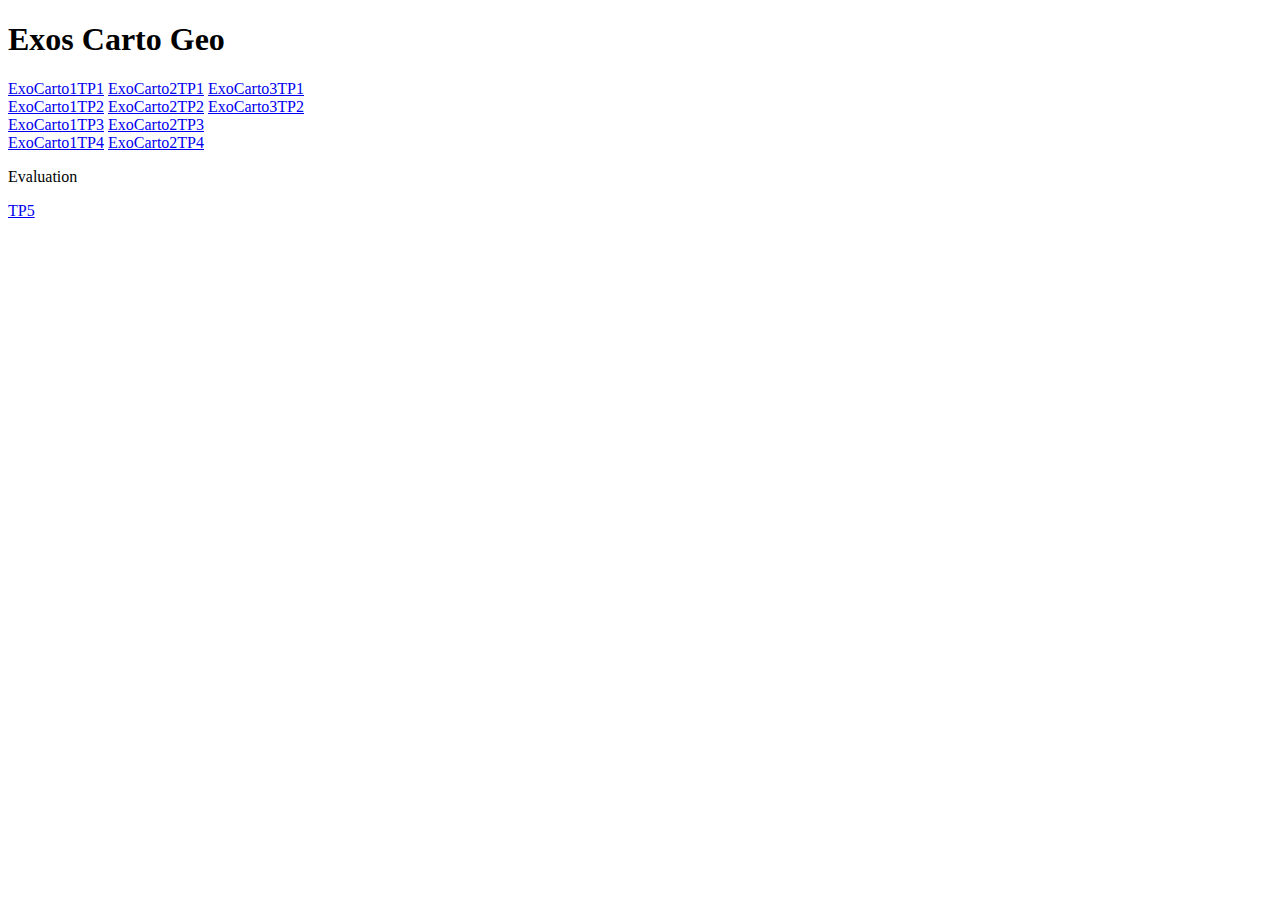
<file: index.html>
<!doctype html>
<html lang="fr">
<head>
	<title>Exo Carto Geo</title>
    <link rel="icon" href="">

    <!-- META -->
    <meta charset="utf-8">
    <meta name="description" content="">
    <meta name="keywords" content="">
    <meta name="author" content="JulietteDecobert">
    <meta name="viewport" content="width=device-width, initial-scale=1.0">

    <!-- JAVASCRIPT -->
    <script type="text/javascript" src=""> </script>
</head>
<body>
    <h1>Exos Carto Geo</h1>
		<li>
    	<a href="ExoCarto1/tp1.html">ExoCarto1TP1</a>
    	<a href="ExoCarto2/tp1Exo2.html">ExoCarto2TP1</a>
    	<a href="ExoCarto3/tp1Exo3.html">ExoCarto3TP1</a>
	</li>
	<li>
		<a href="TP2/Exo1/src/tp2Exo1.html">ExoCarto1TP2</a>
    <a href="TP2/Exo2/src/tp2Exo2.html">ExoCarto2TP2</a>
    <a href="TP2/Exo3/src/tp2Exo3.html">ExoCarto3TP2</a>
	</li>
	<li>
		<a href="TP3/Ex1/tp3ex1.html">ExoCarto1TP3</a>
		<a href="TP3/Ex2/tp3ex2.html">ExoCarto2TP3</a>
	</li>
	<li>
		<a href="TP4/Ex1/tp4ex1.html">ExoCarto1TP4</a>
		<a href="TP4/Ex2/tp4ex2.html">ExoCarto2TP4</a>
	</li>
	<li>
		<p>Evaluation</p>
		<a href="TP5/Tp5.html">TP5</a>
	</li>
</body>
</html>
</file>
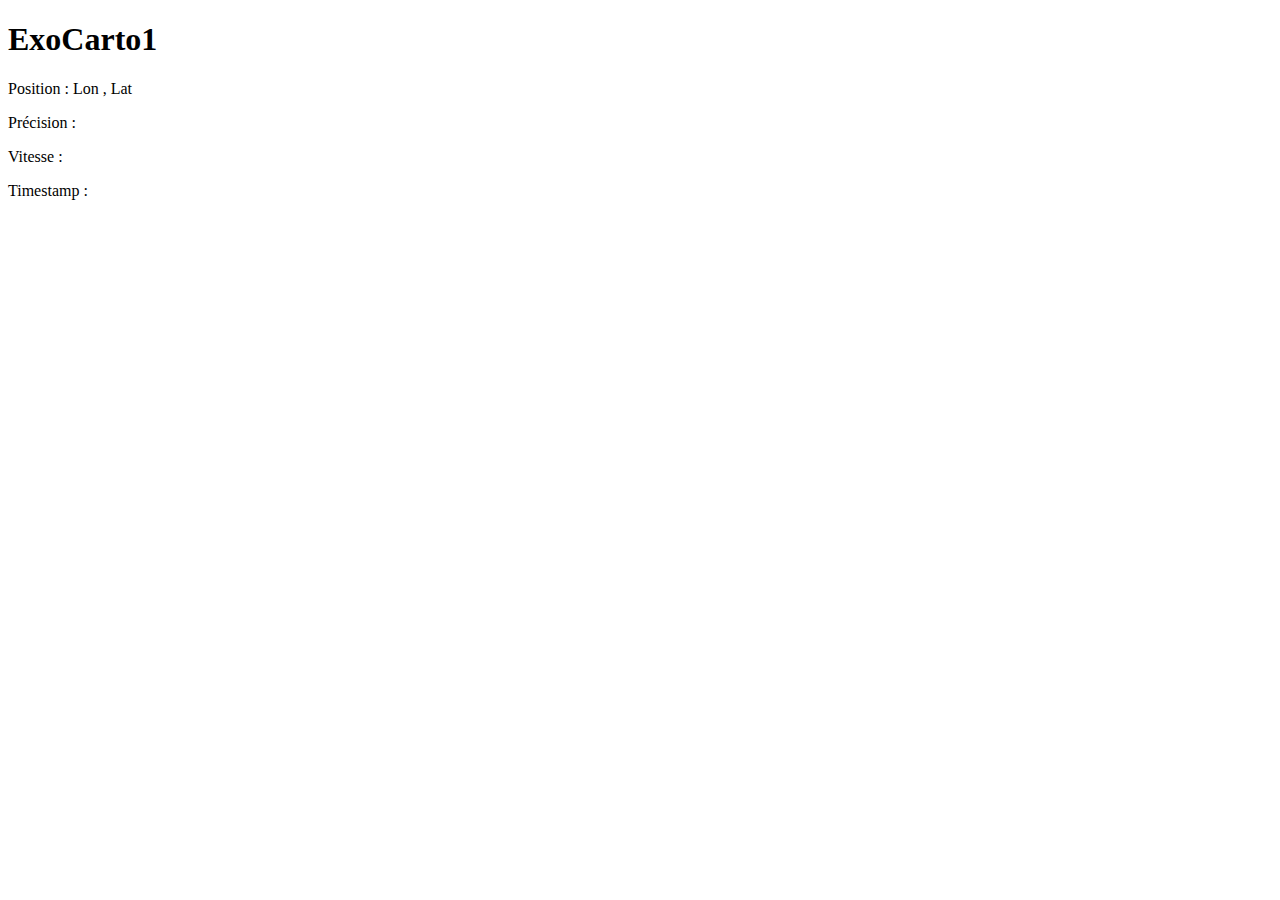
<file: ExoCarto1/tp1.html>
<!doctype html>
<html lang="fr">
<head>
	<title>Exo1 Carto Geo</title>
    <link rel="icon" href="">
    <!-- META -->
    <meta charset="utf-8">
    <meta name="description" content="">
    <meta name="keywords" content="">
    <meta name="author" content="JulietteDecobert">
    <meta name="viewport" content="width=device-width, initial-scale=1.0">
</head>

<body>
    <h1>ExoCarto1</h1>
    <p>Position : Lon <b id="lon"></b>, Lat <b id="lat"></b></p>
    <p>Précision : <b id="pre"></b></p>
    <p>Vitesse : <b id="vit"></b></p>
    <p>Timestamp : <b id="tim"></b></p>
</body>

<script>
    navigator.geolocation.getCurrentPosition(function(pos) {
        let crd = pos.coords;
        $("#lon").text(crd.latitude);
        $("#lat").text(crd.longitude);
        $("#pre").text(crd.accuracy);
        $("#vit").text(crd.speed);
        $("#tim").text(pos.timestamp);
    });

    wp = navigator.geolocation.watchPosition(function(pos) {
        let crd = pos.coords;
        $("#lon").text(crd.latitude);
        $("#lat").text(crd.longitude);
        $("#pre").text(crd.accuracy);
        $("#vit").text(crd.speed);
        $("#tim").text(pos.timestamp);
    });
</script>
</html>
</file>
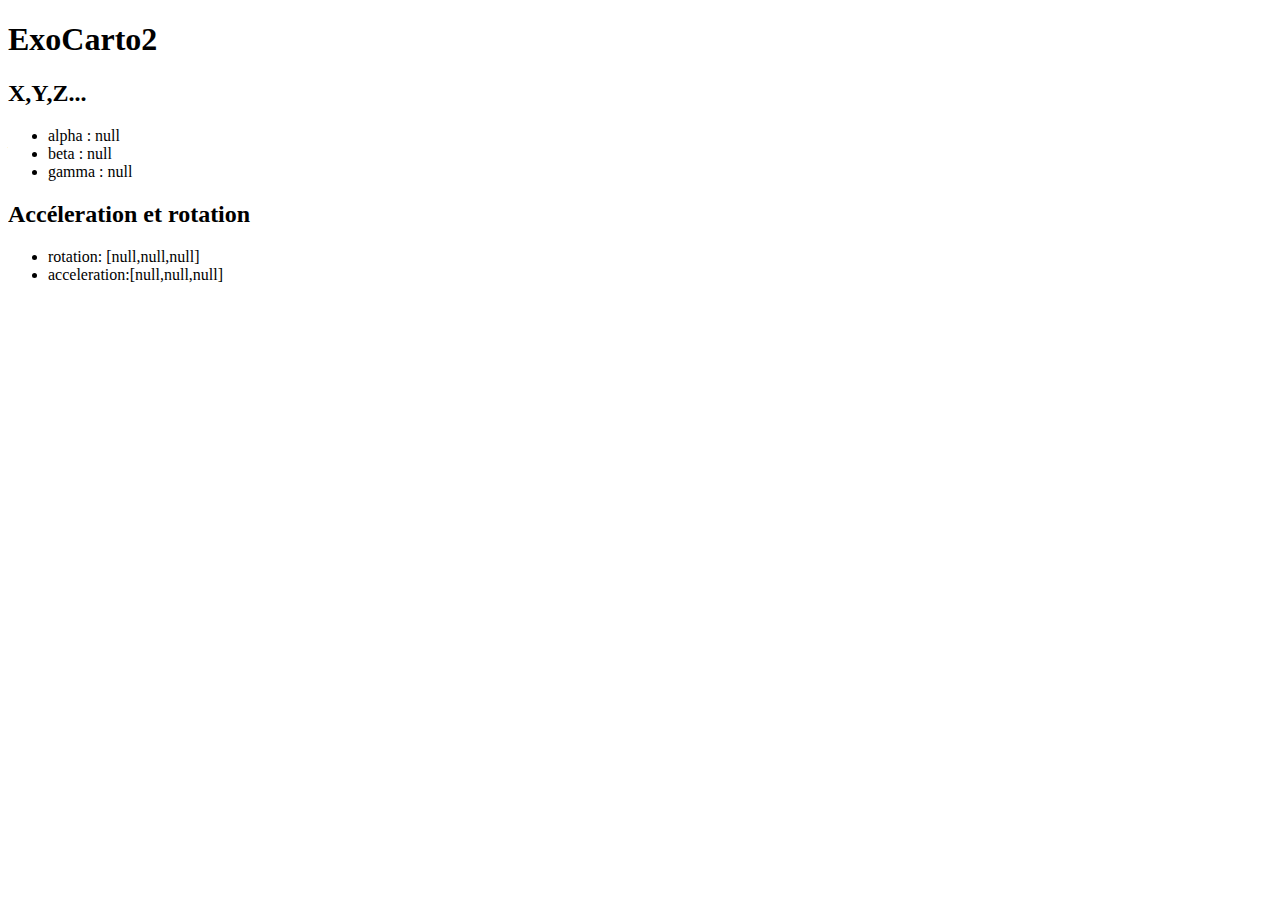
<file: ExoCarto2/tp1Exo2.html>
<!doctype html>
<html lang="fr">
<head>
	<title>Exo2 Carto Geo</title>
    <link rel="icon" href="">
    <!-- META -->
    <meta charset="utf-8">
    <meta name="description" content="">
    <meta name="keywords" content="">
    <meta name="author" content="JulietteDecobert">
    <meta name="viewport" content="width=device-width, initial-scale=1.0">

    <script src="https://ajax.googleapis.com/ajax/libs/jquery/3.5.1/jquery.min.js"></script>
    <script src="./src/tp1Exo2.js"></script>

</head>

<body>
    <h1>ExoCarto2</h1>
      <section id="exercice2">
        <div id="function1">
          <h2>X,Y,Z...</h2>
          <ul>
          </ul>
        </div>
        <div id="function2">
          <h2>Accéleration et rotation</h2>
          <ul>
          </ul>
        </div>
      </section>
</body>

</html>
</file>
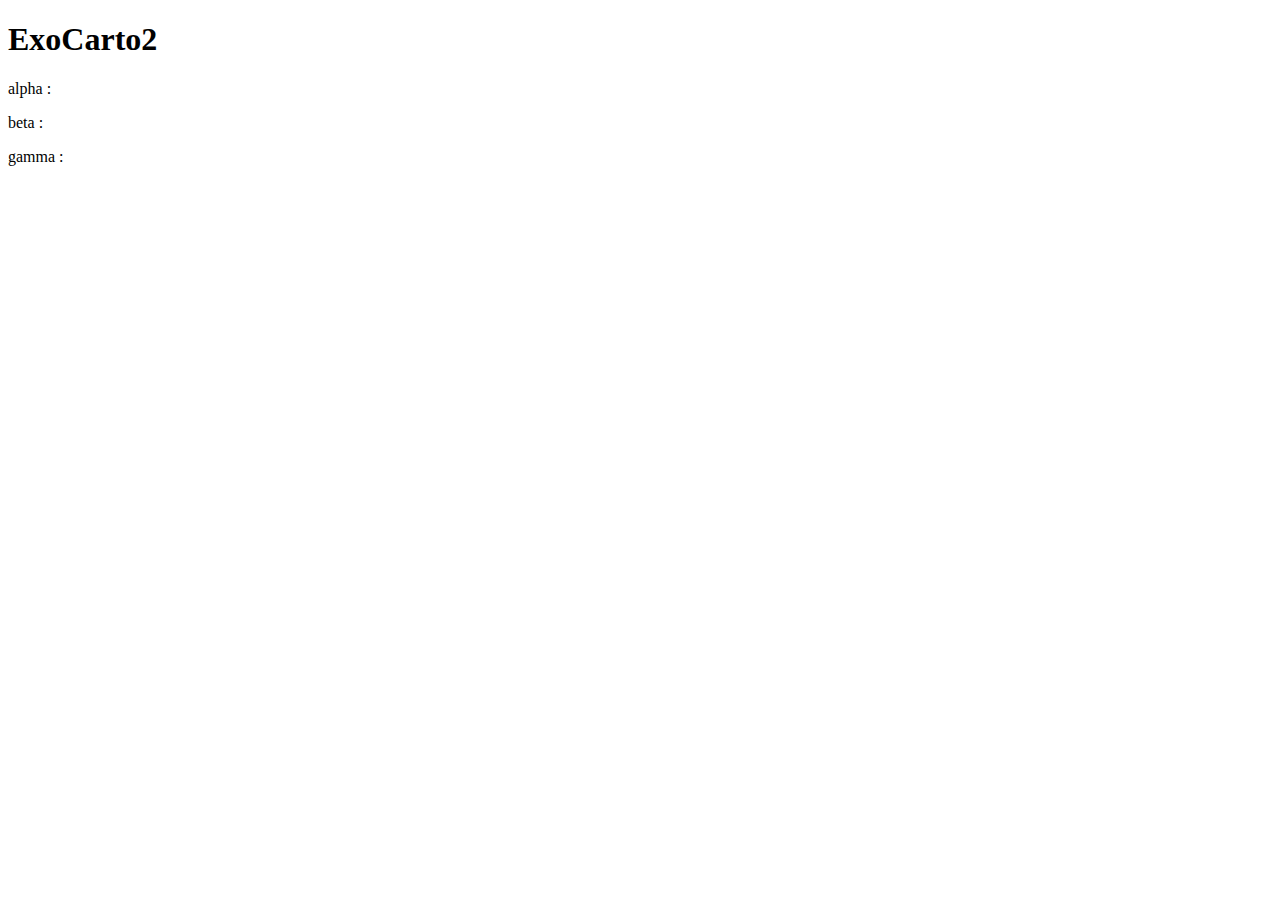
<file: ExoCarto2/tp2.html>
<!doctype html>
<html lang="fr">
<head>
	<title>Exo2 Carto Geo</title>
    <link rel="icon" href="">
    <!-- META -->
    <meta charset="utf-8">
    <meta name="description" content="">
    <meta name="keywords" content="">
    <meta name="author" content="JulietteDecobert">
    <meta name="viewport" content="width=device-width, initial-scale=1.0">

    <script src="https://ajax.googleapis.com/ajax/libs/jquery/3.5.1/jquery.min.js"></script>

</head>

<body>
    <h1>ExoCarto2</h1>
    <p>alpha : <b id="alpha"></b>
    <p>beta : <b id="beta"></b></p>
    <p>gamma : <b id="gamma"></b></p>
</body>

<script>
  function handleOrientation(event) {
      $("#alpha").text(event.alpha);
      $("#beta").text(event.beta);
      $("#gamma").text(event.gamma);
}
</script>
</html>
</file>
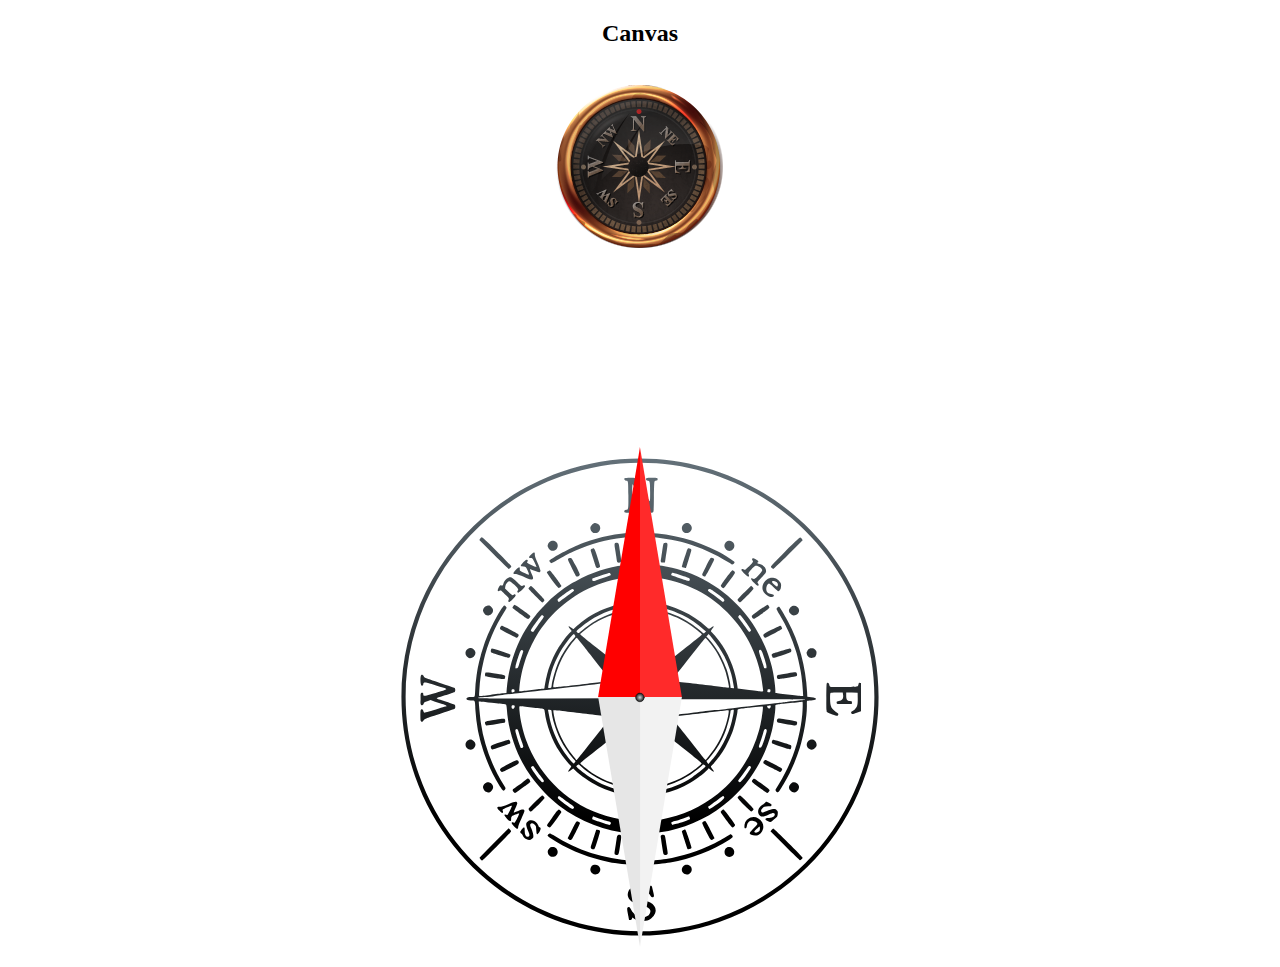
<file: TP5/Tp5.html>
<!DOCTYPE html>
<html lang="fr" dir="ltr">
<head>
  <meta charset="utf-8">
  <title>TP4 ex2</title>
  <link rel="stylesheet" href="./css/main.css">
  <script src="https://ajax.googleapis.com/ajax/libs/jquery/3.5.1/jquery.min.js"></script>
  <script src=./src/canvas.js></script>
  <script src=./src/svg.js></script>
</head>
<body>
  <section>
    <div>
      <h2>Canvas</h2>
      <canvas id="canvasCompass" height="200" width="200"></canvas>
    </div>
  </section>
  <section>
    <h2><SVG/h2>
      <div class="svg">
        <img src="./image/arrow.svg" id="needleSvg" />
      </div>
  </section>

</body>
</html>
</file>
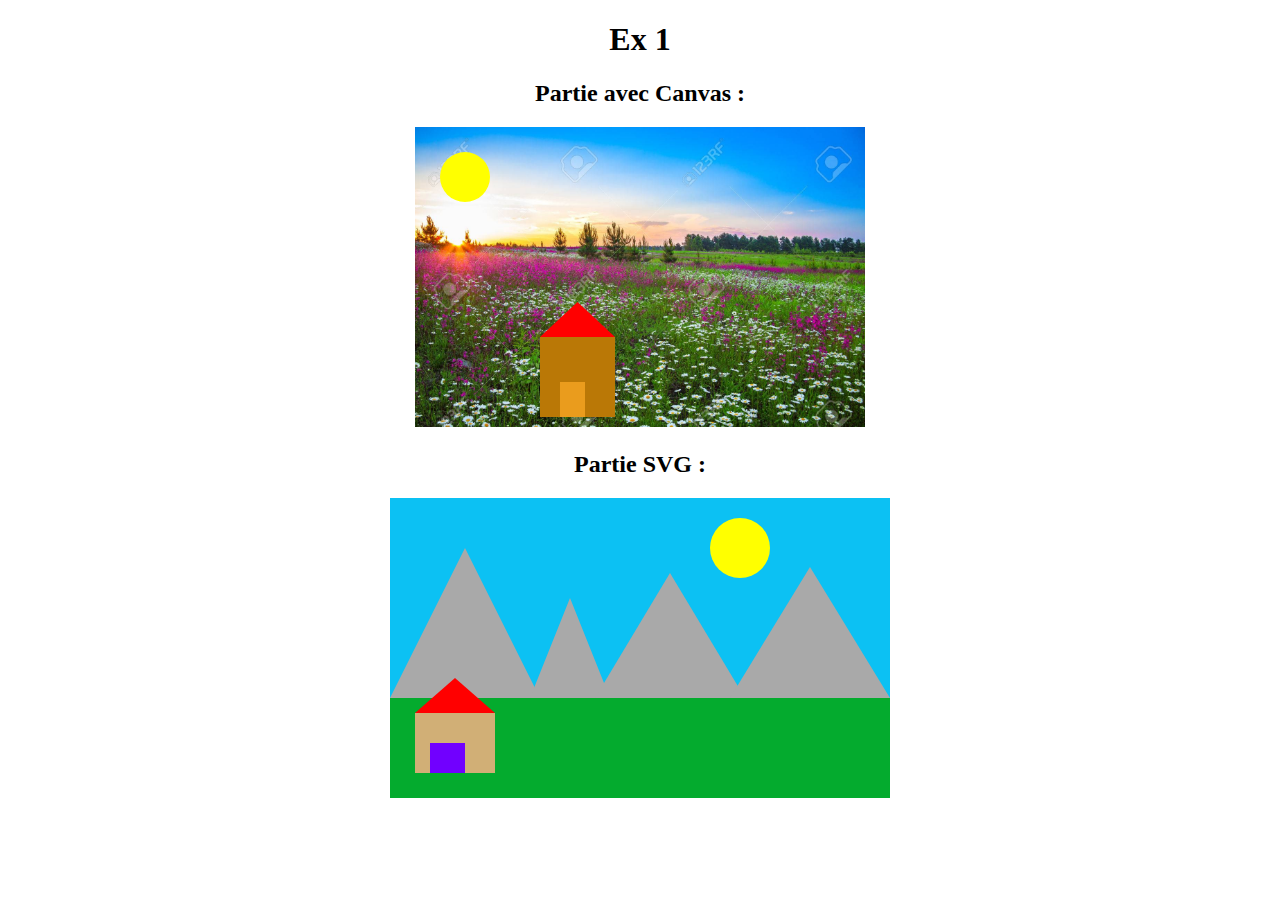
<file: TP3/Ex1/tp3ex1.html>
<!DOCTYPE html>
<html lang="fr" dir="ltr">
<head>
  <meta charset="utf-8">
  <title>TP3</title>
  <script src="https://ajax.googleapis.com/ajax/libs/jquery/3.5.1/jquery.min.js"></script>
  <script src="./src/tp3ex1.js"></script>
  <link rel="stylesheet" href="./css/main.css">
</head>
<body>
  <div>
    <h1>Ex 1</h1>
    <section>
      <h2>Partie avec Canvas : </h2>
      <div>
        <canvas id="canvas" width="500" height="300"></canvas>
      </div>
    </section>
    <section>
      <h2>Partie SVG : </h2>
      <div>
        <svg width="500" height="300">
          <rect id="ciel" x="0" y="0" width="500" height="200" class="day"/>
          <rect x="0" y="200" width="500" height="100" style="fill:#04AB2E;"/>

          <polygon points="0,200 75,50 150,200" style="fill:#A9A9A9;"/>
          <polygon points="140,200 180,100 220,200" style="fill:#A9A9A9;"/>
          <polygon points="205,200 280,75 355,200" style="fill:#A9A9A9;"/>
          <polygon points="340,200 420,69 500,200" style="fill:#A9A9A9;"/>

          <circle id="soleil" cx="350" cy="50" r="30" style="fill:#FFFF00;"/>

          <rect x="25" y="215" width="80" height="60" style="fill:#d1af76"/>
          <rect id="porte" x="40" y="245" width="35" height="30"/>

          <polygon points="25,215 65,180 105,215" style="fill:#FF0000;"/>
        </svg>
      </div>
      <div>

</body>
</html>
</file>
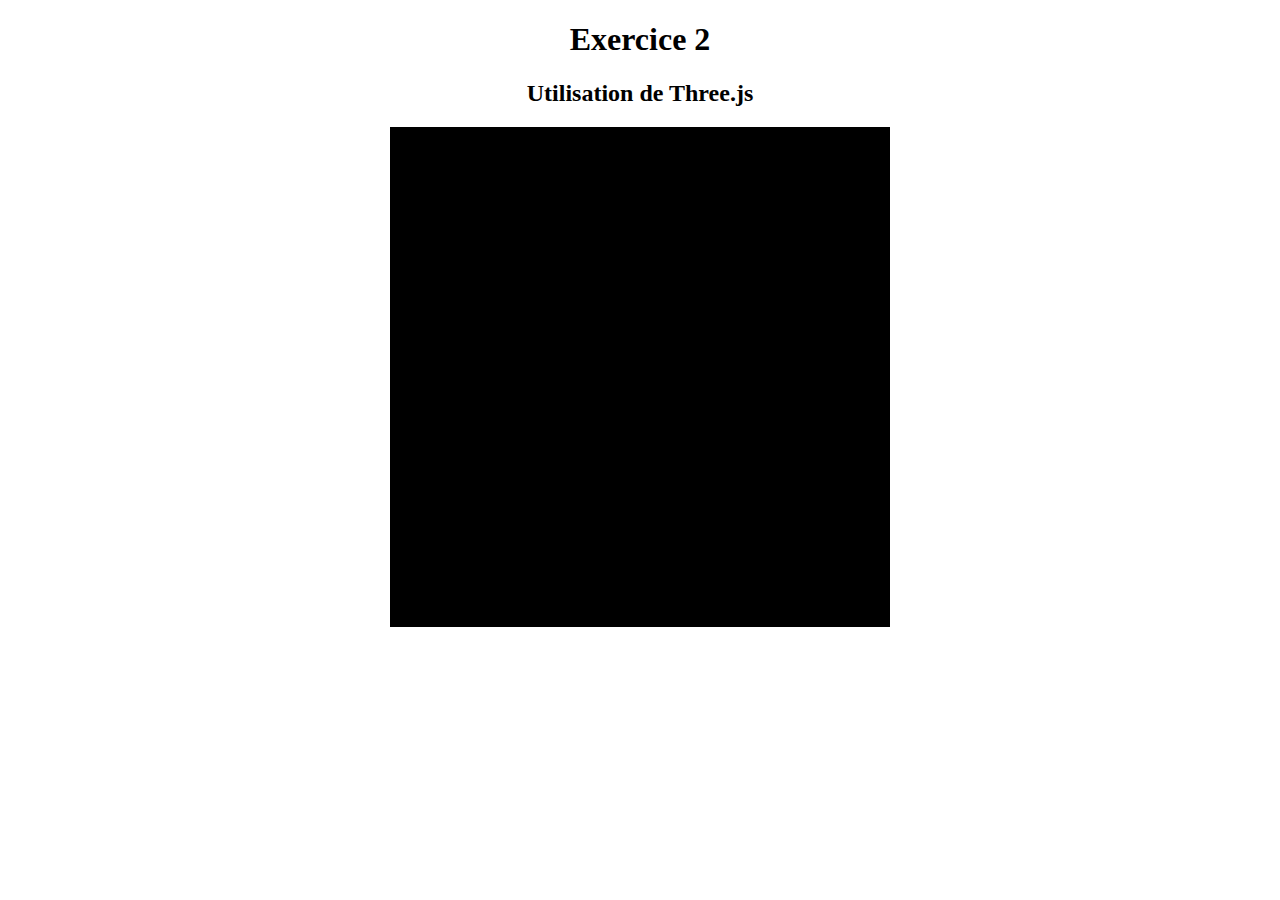
<file: TP3/Ex2/tp3ex2.html>
<!DOCTYPE html>
<html lang="fr" dir="ltr">
<head>
  <meta charset="utf-8">
  <title>TP3</title>
  <script src="https://ajax.googleapis.com/ajax/libs/jquery/3.5.1/jquery.min.js"></script>
  <script src="./src/tp3ex2.js"></script>
  <link rel="stylesheet" href="./css/main.css">
</head>

<body>
  <h1>Exercice 2</h1>
  <section id="threeJS">
    <h2>Utilisation de Three.js</h2>
    <canvas id="threeCanvas"></canvas>
  </section>
  <script src="./src/three.js"></script>
</body>
</html>
</file>
<file: TP5/css/main.css>
body {
  text-align: center;
  margin: 0 ;
}

.svg {
  margin: auto ;
  width: 500px ;
  height: 500px ;
  background: url('../image/compass.svg') ;
  background-repeat: no-repeat;
  background-size: contain;
}

.svg > img {
   width: 100% ;
   height: 100% ;
}
</file>
<file: TP3/Ex1/css/main.css>
#porte {
  fill:#7100FF;
}
#porte:hover {
  fill: #0500FF ;
}
.day {
  fill:#0CC1F3;
}
.night {
  fill: #191970;
  /*le gris: #D8D8D8 mais le bleu nuit pour la nuit c'est plus vrai <3*/
}
body {
  text-align: center;
  margin: 0;
}
</file>
<file: TP3/Ex2/css/main.css>
#porte {
  fill:#7100FF;
}
#porte:hover {
  fill: #0500FF ;
}
.day {
  fill:#0CC1F3;
}
.night {
  fill: #D8D8D8;
}
body {
  text-align: center;
  margin: 0;
}
</file>
